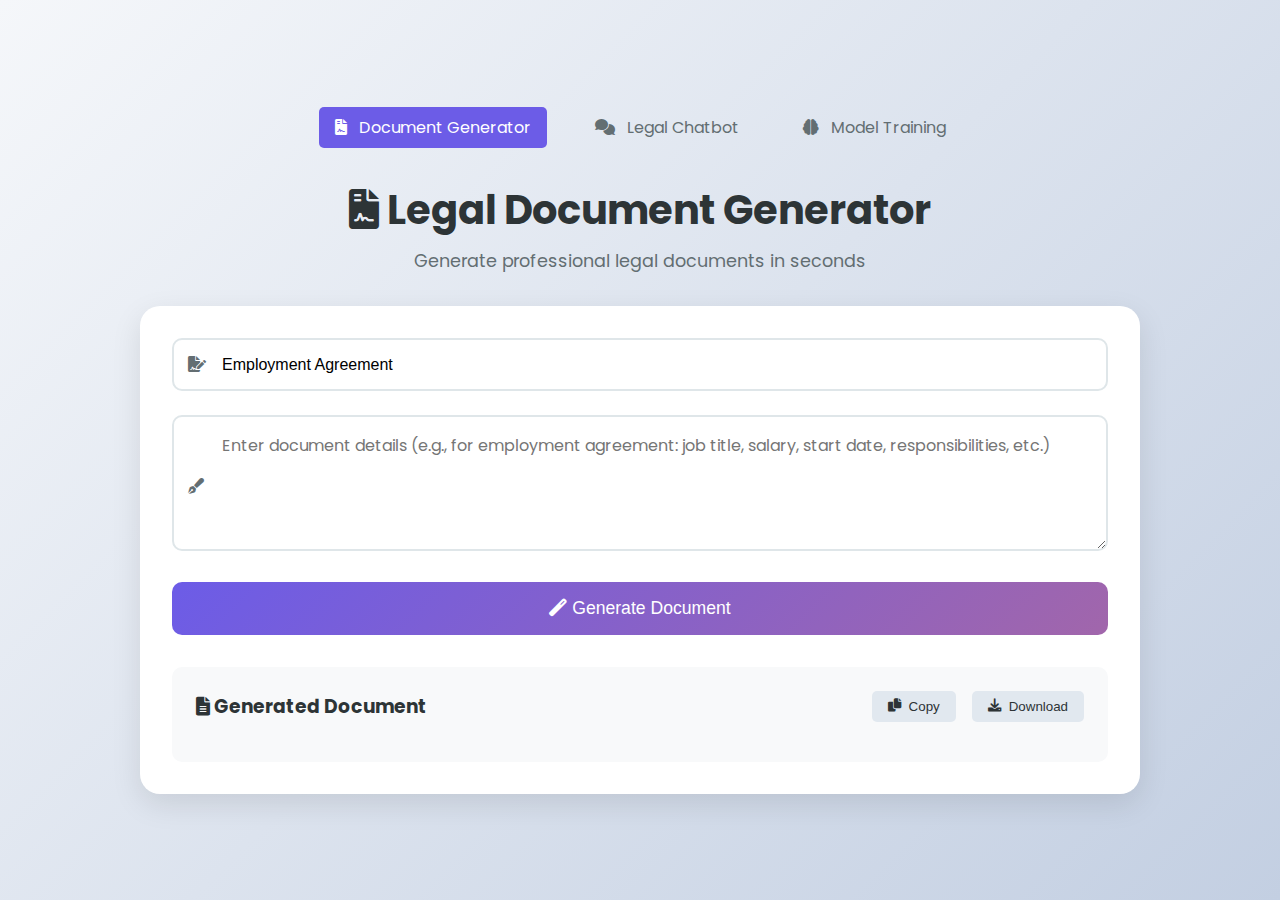
<file: index.html>
<!DOCTYPE html>
<html lang="en">
<head>
    <meta charset="UTF-8">
    <meta name="viewport" content="width=device-width, initial-scale=1.0">
    <title>Legal Document Generator</title>
    <link rel="stylesheet" href="styles.css">
    <link href="https://fonts.googleapis.com/css2?family=Poppins:wght@400;500;600&display=swap" rel="stylesheet">
    <link rel="stylesheet" href="https://cdnjs.cloudflare.com/ajax/libs/font-awesome/6.0.0/css/all.min.css">
</head>
<body>
    <div class="container">
        <header>
            <nav class="nav-bar">
                <a href="index.html" class="nav-link active">
                    <i class="fas fa-file-contract"></i> Document Generator
                </a>
                <a href="chatbot.html" class="nav-link">
                    <i class="fas fa-comments"></i> Legal Chatbot
                </a>
                <a href="training.html" class="nav-link">
                    <i class="fas fa-brain"></i> Model Training
                </a>
            </nav>
            <h1><i class="fas fa-file-contract"></i> Legal Document Generator</h1>
            <p class="subtitle">Generate professional legal documents in seconds</p>
        </header>

        <div class="card">
            <div class="input-section">
                <div class="select-wrapper">
                    <i class="fas fa-file-signature icon"></i>
                    <select id="documentType" class="document-select">
                        <option value="employment">Employment Agreement</option>
                        <option value="nda">Non-Disclosure Agreement</option>
                        <option value="contract">Contract Agreement</option>
                    </select>
                </div>

                <div class="textarea-wrapper">
                    <i class="fas fa-pen-fancy icon"></i>
                    <textarea 
                        id="promptInput" 
                        placeholder="Enter document details (e.g., for employment agreement: job title, salary, start date, responsibilities, etc.)"
                        rows="4"
                    ></textarea>
                </div>

                <button id="generateBtn" class="generate-btn">
                    <i class="fas fa-magic"></i> Generate Document
                </button>
            </div>

            <div class="answer-container">
                <div class="answer-header">
                    <h3><i class="fas fa-file-alt"></i> Generated Document</h3>
                    <div class="action-buttons">
                        <button id="copyBtn" class="action-btn">
                            <i class="fas fa-copy"></i> Copy
                        </button>
                        <button id="downloadBtn" class="action-btn">
                            <i class="fas fa-download"></i> Download
                        </button>
                    </div>
                </div>
                <div id="answer" class="answer"></div>
                <div id="loading" class="loading hidden">
                    <div class="spinner"></div>
                    <span>Generating your document...</span>
                </div>
            </div>
        </div>
    </div>
    <script src="script.js"></script>
</body>
</html>
</file>
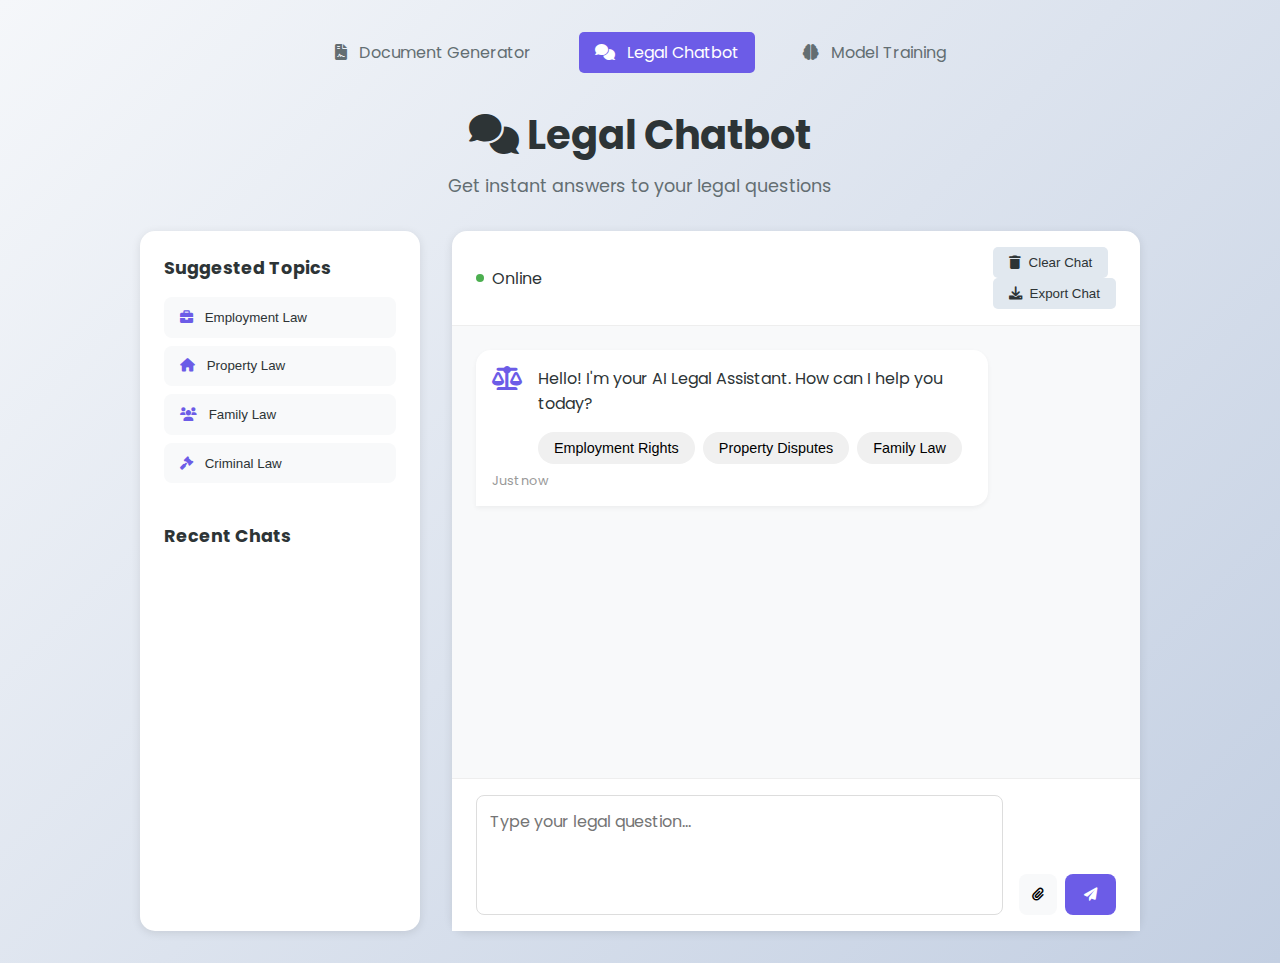
<file: chatbot.html>
<!DOCTYPE html>
<html lang="en">
<head>
    <meta charset="UTF-8">
    <meta name="viewport" content="width=device-width, initial-scale=1.0">
    <title>Legal Chatbot</title>
    <link rel="stylesheet" href="styles.css">
    <link href="https://fonts.googleapis.com/css2?family=Poppins:wght@400;500;600&display=swap" rel="stylesheet">
    <link rel="stylesheet" href="https://cdnjs.cloudflare.com/ajax/libs/font-awesome/6.0.0/css/all.min.css">
</head>
<body>
    <div class="container">
        <header>
            <nav class="nav-bar">
                <a href="index.html" class="nav-link">
                    <i class="fas fa-file-contract"></i> Document Generator
                </a>
                <a href="chatbot.html" class="nav-link active">
                    <i class="fas fa-comments"></i> Legal Chatbot
                </a>
                <a href="training.html" class="nav-link">
                    <i class="fas fa-brain"></i> Model Training
                </a>
            </nav>
            <h1><i class="fas fa-comments"></i> Legal Chatbot</h1>
            <p class="subtitle">Get instant answers to your legal questions</p>
        </header>

        <div class="chat-interface">
            <div class="chat-sidebar">
                <div class="suggested-topics">
                    <h3>Suggested Topics</h3>
                    <button class="topic-btn" data-topic="employment">
                        <i class="fas fa-briefcase"></i> Employment Law
                    </button>
                    <button class="topic-btn" data-topic="property">
                        <i class="fas fa-home"></i> Property Law
                    </button>
                    <button class="topic-btn" data-topic="family">
                        <i class="fas fa-users"></i> Family Law
                    </button>
                    <button class="topic-btn" data-topic="criminal">
                        <i class="fas fa-gavel"></i> Criminal Law
                    </button>
                </div>
                <div class="chat-history">
                    <h3>Recent Chats</h3>
                    <div id="chatHistoryList"></div>
                </div>
            </div>

            <div class="chat-main">
                <div class="chat-header">
                    <div class="chat-status">
                        <span class="status-dot"></span>
                        Online
                    </div>
                    <div class="chat-actions">
                        <button id="clearChat" class="action-btn">
                            <i class="fas fa-trash"></i> Clear Chat
                        </button>
                        <button id="exportChat" class="action-btn">
                            <i class="fas fa-download"></i> Export Chat
                        </button>
                    </div>
                </div>

                <div class="chat-messages" id="chatMessages">
                    <div class="message bot welcome-message">
                        <div class="message-content">
                            <i class="fas fa-balance-scale bot-icon"></i>
                            <div class="text-content">
                                <p>Hello! I'm your AI Legal Assistant. How can I help you today?</p>
                                <div class="quick-replies">
                                    <button class="quick-reply-btn">Employment Rights</button>
                                    <button class="quick-reply-btn">Property Disputes</button>
                                    <button class="quick-reply-btn">Family Law</button>
                                </div>
                            </div>
                        </div>
                        <div class="message-time">Just now</div>
                    </div>
                </div>

                <div class="chat-input-container">
                    <div class="input-wrapper">
                        <textarea 
                            id="chatInput" 
                            placeholder="Type your legal question..."
                            rows="1"
                        ></textarea>
                        <div class="input-actions">
                            <button id="attachFile" class="input-action-btn">
                                <i class="fas fa-paperclip"></i>
                            </button>
                            <button id="sendMessage" class="send-btn">
                                <i class="fas fa-paper-plane"></i>
                            </button>
                        </div>
                    </div>
                    <div class="typing-indicator hidden">
                        <span></span>
                        <span></span>
                        <span></span>
                    </div>
                </div>
            </div>
        </div>
    </div>
    <script src="chatbot.js"></script>
</body>
</html>
</file>
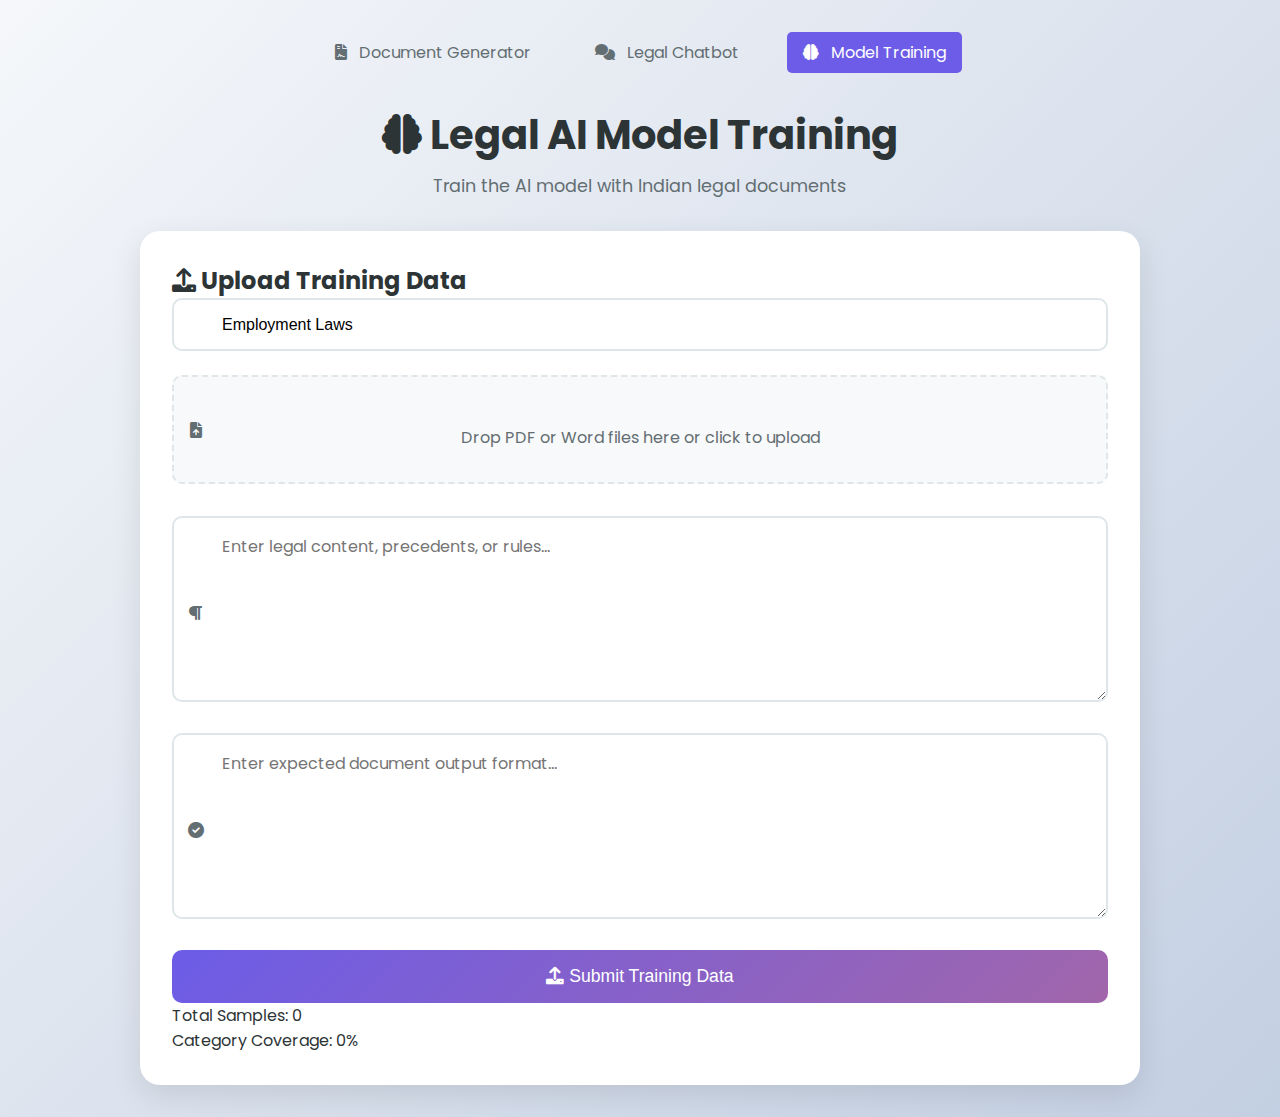
<file: training.html>
<!DOCTYPE html>
<html lang="en">
<head>
    <meta charset="UTF-8">
    <meta name="viewport" content="width=device-width, initial-scale=1.0">
    <title>Legal AI Model Training</title>
    <link rel="stylesheet" href="styles.css">
    <link href="https://fonts.googleapis.com/css2?family=Poppins:wght@400;500;600&display=swap" rel="stylesheet">
    <link rel="stylesheet" href="https://cdnjs.cloudflare.com/ajax/libs/font-awesome/6.0.0/css/all.min.css">
</head>
<body>
    <div class="container">
        <header>
            <nav class="nav-bar">
                <a href="index.html" class="nav-link">
                    <i class="fas fa-file-contract"></i> Document Generator
                </a>
                <a href="chatbot.html" class="nav-link">
                    <i class="fas fa-comments"></i> Legal Chatbot
                </a>
                <a href="training.html" class="nav-link active">
                    <i class="fas fa-brain"></i> Model Training
                </a>
            </nav>
            <h1><i class="fas fa-brain"></i> Legal AI Model Training</h1>
            <p class="subtitle">Train the AI model with Indian legal documents</p>
        </header>

        <div class="card">
            <h2><i class="fas fa-upload"></i> Upload Training Data</h2>
            
            <div class="training-section">
                <div class="select-wrapper">
                    <i class="fas fa-book-law icon"></i>
                    <select id="trainingCategory" class="document-select">
                        <option value="employment">Employment Laws</option>
                        <option value="contract">Contract Laws</option>
                        <option value="corporate">Corporate Laws</option>
                        <option value="property">Property Laws</option>
                    </select>
                </div>

                <div class="file-upload-section">
                    <div class="upload-container">
                        <i class="fas fa-file-upload icon"></i>
                        <input type="file" id="trainingFiles" multiple 
                               accept=".pdf,.doc,.docx" 
                               class="file-input" />
                        <label for="trainingFiles" class="file-label">
                            Drop PDF or Word files here or click to upload
                        </label>
                    </div>
                    <div id="fileList" class="file-list"></div>
                </div>

                <div class="training-input-container">
                    <div class="textarea-wrapper">
                        <i class="fas fa-paragraph icon"></i>
                        <textarea 
                            id="lawContent" 
                            placeholder="Enter legal content, precedents, or rules..."
                            rows="6"
                        ></textarea>
                    </div>

                    <div class="textarea-wrapper">
                        <i class="fas fa-check-circle icon"></i>
                        <textarea 
                            id="expectedOutput" 
                            placeholder="Enter expected document output format..."
                            rows="6"
                        ></textarea>
                    </div>
                </div>

                <button id="submitTrainingBtn" class="generate-btn">
                    <i class="fas fa-upload"></i> Submit Training Data
                </button>

                <div class="training-status">
                    <div id="trainingStats" class="stats-container">
                        <div class="stat-item">
                            <span class="stat-label">Total Samples:</span>
                            <span class="stat-value" id="totalSamples">0</span>
                        </div>
                        <div class="stat-item">
                            <span class="stat-label">Category Coverage:</span>
                            <span class="stat-value" id="categoryCoverage">0%</span>
                        </div>
                    </div>
                    <div id="trainingMessage" class="message hidden"></div>
                </div>
            </div>
        </div>
    </div>
    <script src="training.js"></script>
</body>
</html>
</file>
<file: styles.css>
* {
    margin: 0;
    padding: 0;
    box-sizing: border-box;
}

body {
    font-family: 'Poppins', sans-serif;
    background: linear-gradient(135deg, #f5f7fa 0%, #c3cfe2 100%);
    min-height: 100vh;
    display: flex;
    justify-content: center;
    align-items: center;
    padding: 2rem;
    color: #2d3436;
}

.container {
    max-width: 1000px;
    width: 95%;
}

header {
    text-align: center;
    margin-bottom: 2rem;
}

header h1 {
    color: #2d3436;
    font-size: 2.5rem;
    margin-bottom: 0.5rem;
}

.subtitle {
    color: #636e72;
    font-size: 1.1rem;
}

.card {
    background: white;
    border-radius: 20px;
    box-shadow: 0 10px 30px rgba(0, 0, 0, 0.1);
    padding: 2rem;
}

.input-section {
    margin-bottom: 2rem;
}

.select-wrapper, .textarea-wrapper {
    position: relative;
    margin-bottom: 1.5rem;
}

.icon {
    position: absolute;
    left: 1rem;
    top: 50%;
    transform: translateY(-50%);
    color: #636e72;
}

.document-select {
    width: 100%;
    padding: 1rem 1rem 1rem 3rem;
    border: 2px solid #dfe6e9;
    border-radius: 10px;
    font-size: 1rem;
    background-color: white;
    appearance: none;
    cursor: pointer;
    transition: border-color 0.3s;
}

textarea {
    width: 100%;
    padding: 1rem 1rem 1rem 3rem;
    border: 2px solid #dfe6e9;
    border-radius: 10px;
    font-size: 1rem;
    resize: vertical;
    min-height: 120px;
    font-family: 'Poppins', sans-serif;
    transition: border-color 0.3s;
}

.document-select:focus, textarea:focus {
    outline: none;
    border-color: #74b9ff;
}

.generate-btn {
    width: 100%;
    padding: 1rem;
    background: linear-gradient(135deg, #6c5ce7 0%, #a166ab 100%);
    color: white;
    border: none;
    border-radius: 10px;
    font-size: 1.1rem;
    cursor: pointer;
    transition: transform 0.3s, box-shadow 0.3s;
}

.generate-btn:hover {
    transform: translateY(-2px);
    box-shadow: 0 5px 15px rgba(108, 92, 231, 0.2);
}

.answer-container {
    background-color: #f8f9fa;
    border-radius: 10px;
    padding: 1.5rem;
}

.answer-header {
    display: flex;
    justify-content: space-between;
    align-items: center;
    margin-bottom: 1rem;
}

.action-buttons {
    display: flex;
    gap: 1rem;
}

.action-btn {
    padding: 0.5rem 1rem;
    border: none;
    border-radius: 5px;
    background-color: #e1e8ef;
    color: #2d3436;
    cursor: pointer;
    transition: background-color 0.3s;
    display: flex;
    align-items: center;
    gap: 0.5rem;
}

.action-btn:hover {
    background-color: #d1d8df;
}

.answer {
    white-space: pre-wrap;
    line-height: 1.6;
    color: #2d3436;
}

.loading {
    display: flex;
    flex-direction: column;
    align-items: center;
    gap: 1rem;
    padding: 2rem;
}

.spinner {
    width: 40px;
    height: 40px;
    border: 4px solid #f3f3f3;
    border-top: 4px solid #6c5ce7;
    border-radius: 50%;
    animation: spin 1s linear infinite;
}

.hidden {
    display: none;
}

@keyframes spin {
    0% { transform: rotate(0deg); }
    100% { transform: rotate(360deg); }
}

@media (max-width: 768px) {
    .container {
        padding: 1rem;
    }

    header h1 {
        font-size: 2rem;
    }

    .card {
        padding: 1.5rem;
    }

    .answer-header {
        flex-direction: column;
        gap: 1rem;
        align-items: flex-start;
    }
}

.suggestions {
    margin-top: 0.5rem;
    color: #636e72;
    font-size: 0.9rem;
    padding: 0.5rem;
    border-left: 3px solid #6c5ce7;
    background-color: #f8f9fa;
}

.version-history {
    margin-top: 1rem;
    padding: 1rem;
    background-color: #f8f9fa;
    border-radius: 10px;
}

.version-item {
    display: flex;
    justify-content: space-between;
    padding: 0.5rem;
    border-bottom: 1px solid #dfe6e9;
}

.version-item:last-child {
    border-bottom: none;
}

.tooltip {
    position: relative;
    display: inline-block;
}

.tooltip .tooltiptext {
    visibility: hidden;
    width: 200px;
    background-color: #2d3436;
    color: white;
    text-align: center;
    border-radius: 6px;
    padding: 5px;
    position: absolute;
    z-index: 1;
    bottom: 125%;
    left: 50%;
    transform: translateX(-50%);
    opacity: 0;
    transition: opacity 0.3s;
}

.tooltip:hover .tooltiptext {
    visibility: visible;
    opacity: 1;
}

.file-upload-section {
    margin-bottom: 2rem;
}

.upload-container {
    border: 2px dashed #dfe6e9;
    border-radius: 10px;
    padding: 2rem;
    text-align: center;
    transition: all 0.3s;
    background-color: #f8f9fa;
    position: relative;
}

.upload-container.drag-over {
    border-color: #6c5ce7;
    background-color: #f0f1f7;
}

.file-input {
    position: absolute;
    width: 100%;
    height: 100%;
    top: 0;
    left: 0;
    opacity: 0;
    cursor: pointer;
}

.file-label {
    color: #636e72;
    display: block;
    margin-top: 1rem;
}

.file-list {
    margin-top: 1rem;
}

.file-item {
    padding: 0.5rem;
    margin: 0.5rem 0;
    border-radius: 5px;
    display: flex;
    align-items: center;
    gap: 0.5rem;
}

.file-item.success {
    background-color: #e3fcef;
    color: #2d3436;
}

.file-item.error {
    background-color: #ffe3e3;
    color: #e74c3c;
}

.loading {
    text-align: center;
    color: #636e72;
    padding: 1rem;
}

.nav-bar {
    display: flex;
    justify-content: center;
    gap: 2rem;
    margin-bottom: 2rem;
}

.nav-link {
    color: #636e72;
    text-decoration: none;
    padding: 0.5rem 1rem;
    border-radius: 5px;
    transition: all 0.3s;
}

.nav-link:hover {
    background-color: #f5f6fa;
    color: #2d3436;
}

.nav-link.active {
    background-color: #6c5ce7;
    color: white;
}

.nav-link i {
    margin-right: 0.5rem;
}

/* Add these new styles for the chatbot */
.chat-interface {
    display: flex;
    gap: 2rem;
    height: calc(100vh - 200px);
    min-height: 600px;
}

.chat-sidebar {
    width: 280px;
    background: white;
    border-radius: 15px;
    padding: 1.5rem;
    display: flex;
    flex-direction: column;
    gap: 2rem;
    box-shadow: 0 2px 10px rgba(0, 0, 0, 0.1);
}

.chat-main {
    flex: 1;
    background: white;
    border-radius: 15px;
    display: flex;
    flex-direction: column;
    box-shadow: 0 2px 10px rgba(0, 0, 0, 0.1);
}

.suggested-topics h3,
.chat-history h3 {
    font-size: 1.1rem;
    color: #2d3436;
    margin-bottom: 1rem;
}

.topic-btn {
    width: 100%;
    padding: 0.8rem 1rem;
    background: #f8f9fa;
    border: none;
    border-radius: 8px;
    text-align: left;
    margin-bottom: 0.5rem;
    cursor: pointer;
    transition: all 0.3s;
    color: #2d3436;
}

.topic-btn:hover {
    background: #e9ecef;
}

.topic-btn i {
    margin-right: 0.5rem;
    color: #6c5ce7;
}

.chat-header {
    padding: 1rem 1.5rem;
    border-bottom: 1px solid #eee;
    display: flex;
    justify-content: space-between;
    align-items: center;
}

.chat-status {
    display: flex;
    align-items: center;
    gap: 0.5rem;
    color: #2d3436;
}

.status-dot {
    width: 8px;
    height: 8px;
    background: #4CAF50;
    border-radius: 50%;
}

.chat-messages {
    flex: 1;
    padding: 1.5rem;
    overflow-y: auto;
    background: #f8f9fa;
}

.message {
    margin-bottom: 1.5rem;
    max-width: 80%;
}

.message.user {
    margin-left: auto;
    background: #6c5ce7;
    color: white;
    border-radius: 15px 15px 0 15px;
    padding: 1rem;
}

.message.bot {
    margin-right: auto;
    background: white;
    border-radius: 15px 15px 15px 0;
    padding: 1rem;
    box-shadow: 0 2px 5px rgba(0, 0, 0, 0.05);
}

.message-content {
    display: flex;
    gap: 1rem;
}

.bot-icon {
    font-size: 1.5rem;
    color: #6c5ce7;
}

.message-time {
    font-size: 0.8rem;
    color: #999;
    margin-top: 0.5rem;
}

.quick-replies {
    display: flex;
    gap: 0.5rem;
    margin-top: 1rem;
    flex-wrap: wrap;
}

.quick-reply-btn {
    padding: 0.5rem 1rem;
    background: #f0f0f0;
    border: none;
    border-radius: 20px;
    cursor: pointer;
    transition: all 0.3s;
    font-size: 0.9rem;
}

.quick-reply-btn:hover {
    background: #e0e0e0;
}

.chat-input-container {
    padding: 1rem 1.5rem;
    background: white;
    border-top: 1px solid #eee;
}

.input-wrapper {
    display: flex;
    gap: 1rem;
    align-items: flex-end;
}

.input-wrapper textarea {
    flex: 1;
    resize: none;
    padding: 0.8rem;
    border: 1px solid #ddd;
    border-radius: 8px;
    font-size: 1rem;
    max-height: 100px;
    transition: all 0.3s;
}

.input-actions {
    display: flex;
    gap: 0.5rem;
}

.input-action-btn {
    padding: 0.8rem;
    background: #f8f9fa;
    border: none;
    border-radius: 8px;
    cursor: pointer;
    transition: all 0.3s;
}

.input-action-btn:hover {
    background: #e9ecef;
}

.send-btn {
    padding: 0.8rem 1.2rem;
    background: #6c5ce7;
    color: white;
    border: none;
    border-radius: 8px;
    cursor: pointer;
    transition: all 0.3s;
}

.send-btn:hover {
    background: #5f4dd0;
}

.typing-indicator {
    padding: 0.5rem;
    display: flex;
    gap: 0.3rem;
}

.typing-indicator span {
    width: 8px;
    height: 8px;
    background: #6c5ce7;
    border-radius: 50%;
    animation: typing 1s infinite;
}

.typing-indicator span:nth-child(2) {
    animation-delay: 0.2s;
}

.typing-indicator span:nth-child(3) {
    animation-delay: 0.4s;
}

@keyframes typing {
    0%, 100% { transform: translateY(0); }
    50% { transform: translateY(-5px); }
}

.hidden {
    display: none;
}
</file>
